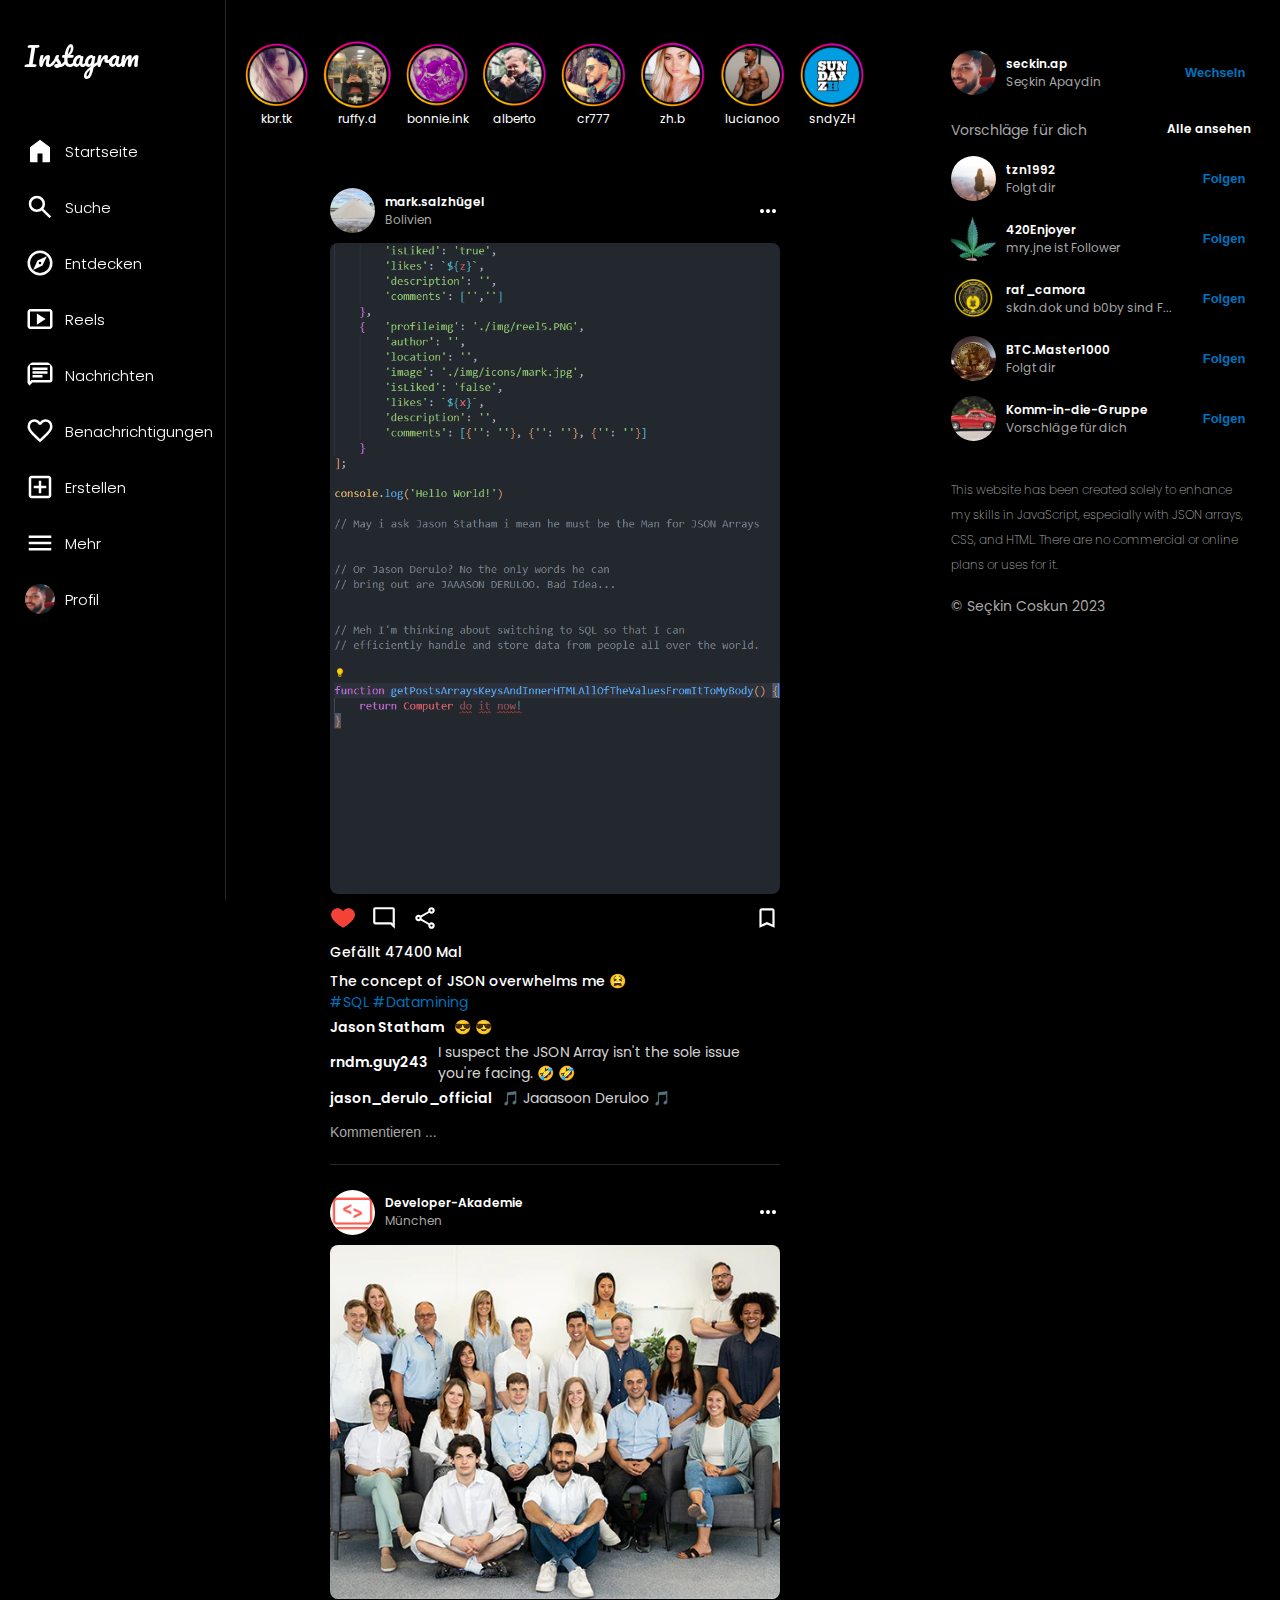
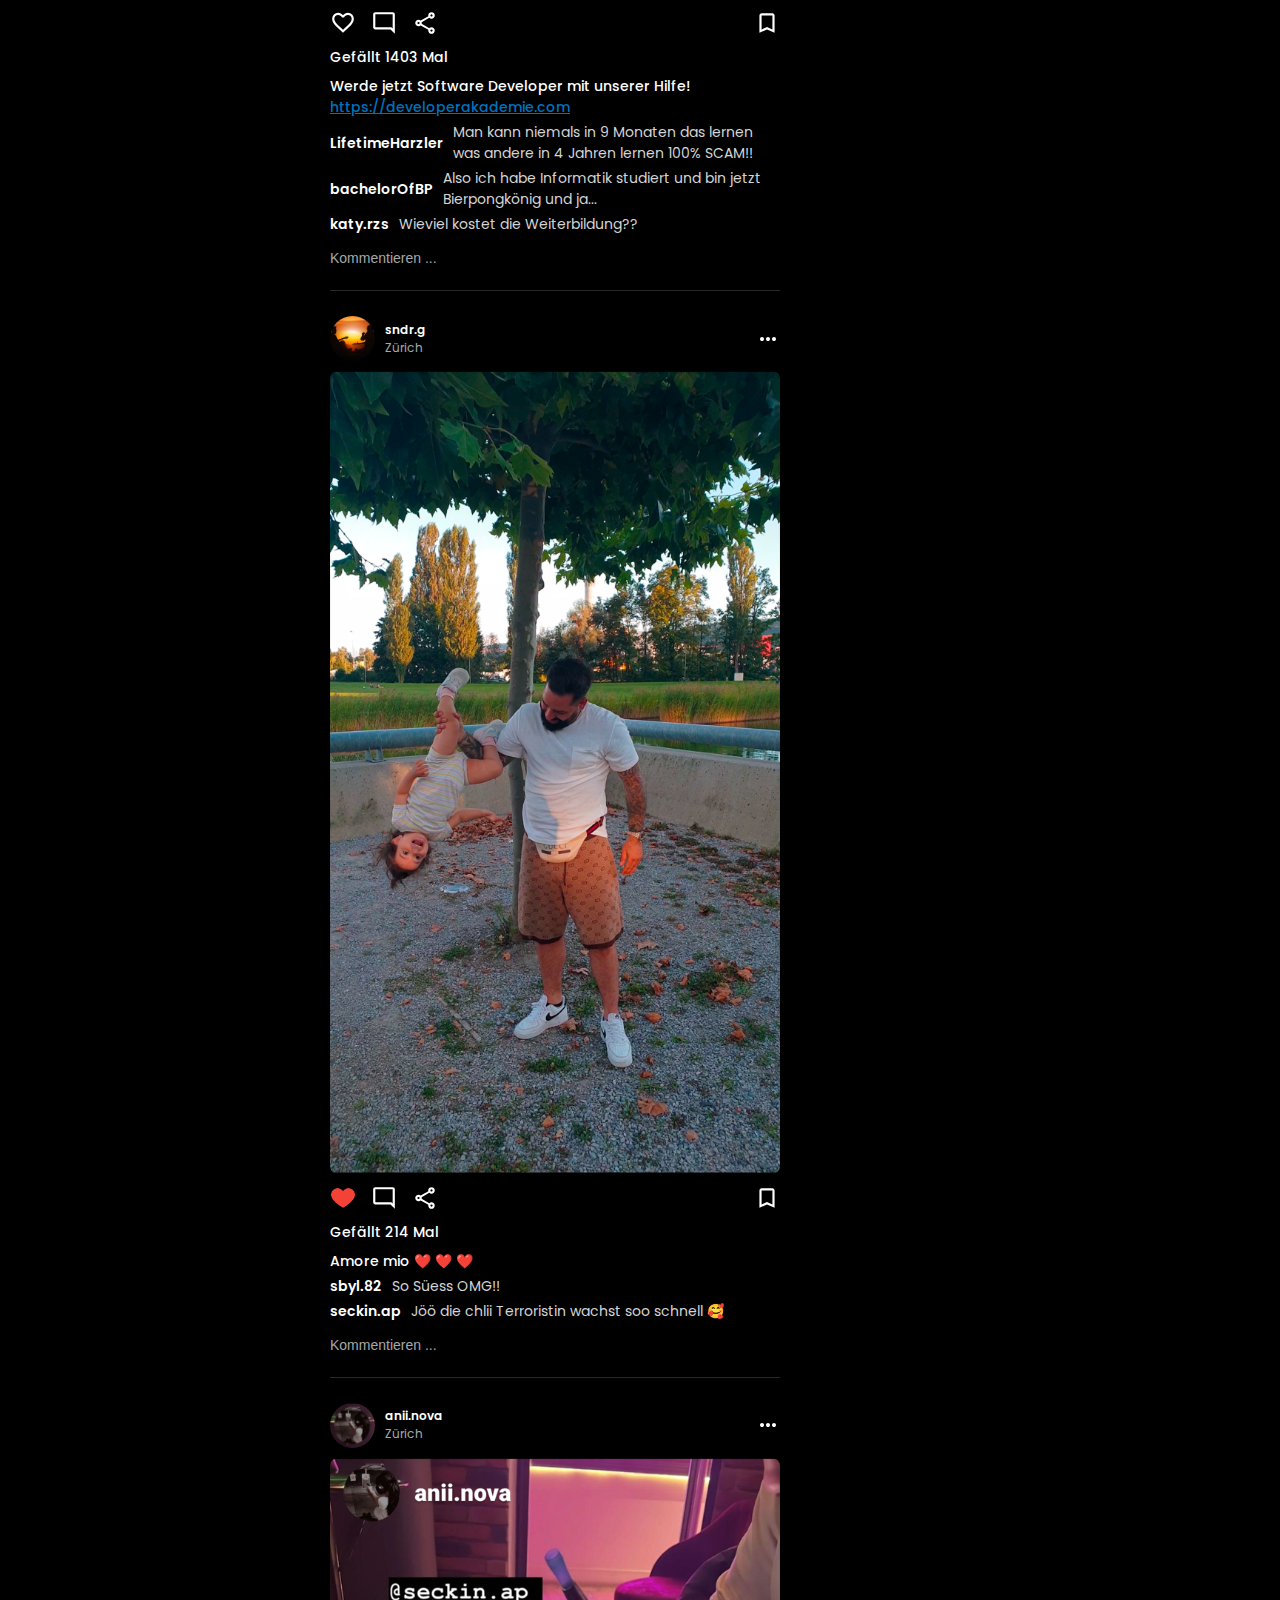
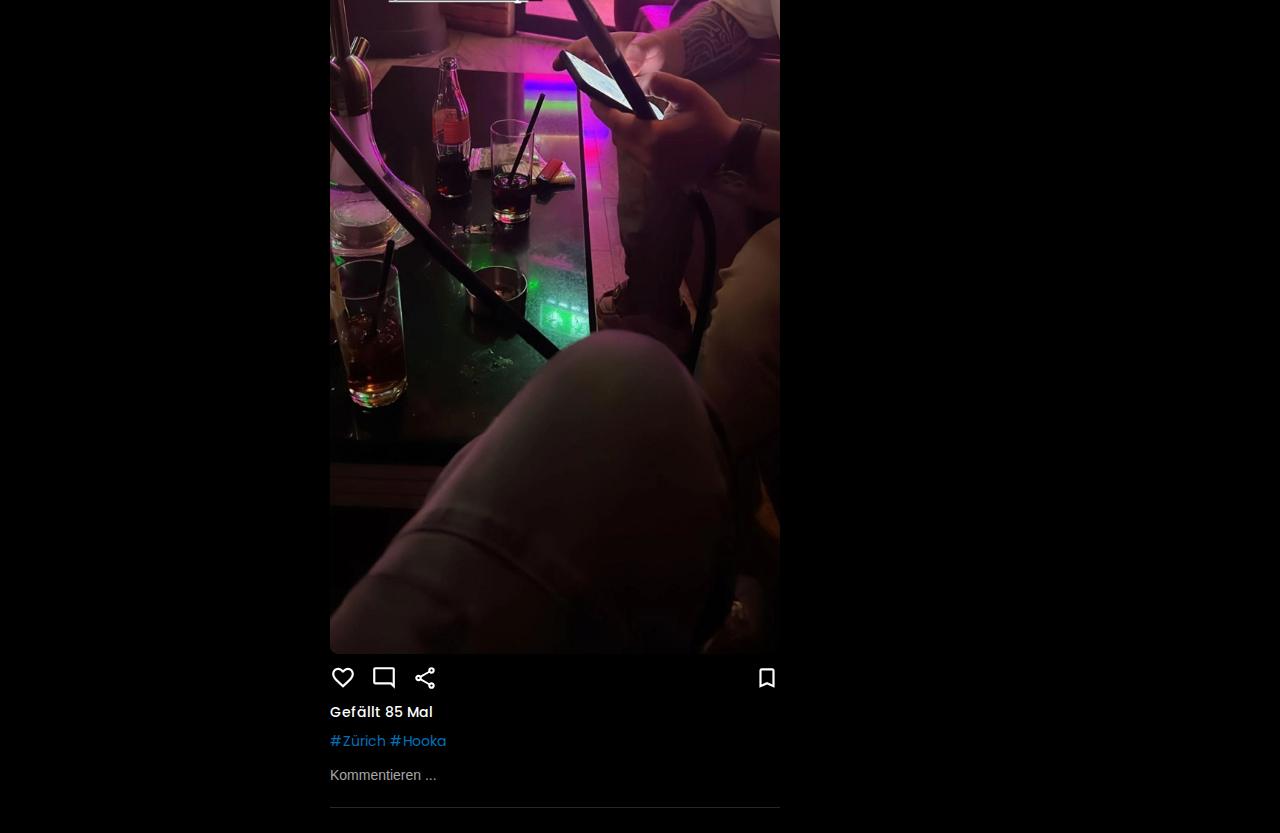
<file: index.html>
<!DOCTYPE html>
<html lang="en">
  <head>
    <meta charset="UTF-8" />
    <meta name="viewport" content="width=device-width, initial-scale=1.0" />
    <title>Instagram</title>
    <link rel="stylesheet" href="style.css" />
    <link
      rel="shortcut icon"
      href="./img/icons/logo-color.PNG"
      type="image/x-icon"
    />
    <script src="script.js"></script>
  </head>
  <body onload="render()">
    <div class="body-container">
      <div class="navbar-side">
        <div class="heading-div"><h1>Instagram</h1></div>
        <div class="logo-div">
          <img src="./img/icons/logo-black.PNG" class="insta-logo" alt="Logo" />
        </div>
        <div>
          <img
            src="./img/icons/home.svg"
            class="white-outline"
            alt="Icon"
          /><span>Startseite</span>
        </div>
        <div>
          <img
            src="./img/icons/search.svg"
            class="white-outline"
            alt="Icon"
          /><span>Suche</span>
        </div>
        <div>
          <img
            src="./img/icons/explore.svg"
            class="white-outline"
            alt="Icon"
          /><span>Entdecken</span>
        </div>
        <div>
          <img
            src="./img/icons/reels.svg"
            class="white-outline"
            alt="Icon"
          /><span>Reels</span>
        </div>
        <div>
          <img
            src="./img/icons/chats.svg"
            class="white-outline"
            alt="Icon"
          /><span>Nachrichten</span>
        </div>
        <div>
          <img
            src="./img/icons/heart.svg"
            class="white-outline"
            alt="Icon"
          /><span>Benachrichtigungen</span>
        </div>
        <div>
          <img
            src="./img/icons/add.svg"
            class="white-outline"
            alt="Icon"
          /><span>Erstellen</span>
        </div>
        <div>
          <img
            src="./img/icons/menu.svg"
            class="white-outline end"
            alt="Icon"
          /><span>Mehr</span>
        </div>
        <div>
          <img src="./img/icons/seck.jpg" alt="Icon" /><span>Profil</span>
        </div>
      </div>

      <div class="navbar-top"><h1>Instagram</h1></div>
      <div class="navbar-bottom">
        <img
          class="white-outline"
          src="./img/icons/home.svg"
          alt="Home Icon"
        /><img
          class="white-outline"
          src="./img/icons/menu.svg"
          alt="Menü Icon"
        /><img
          class="rs-profile"
          src="./img/icons/seck.jpg"
          alt="Profil Icon"
        />
      </div>

      <div class="main-container">
        <div class="content-container">
          <div class="reel-bar">
            <div class="rs-d-none">
              <img
                class="rs-d-none"
                src="./img/reel1.PNG"
                alt="Reel Bild"
              /><span class="rs-d-none">kbr.tk</span>
            </div>
            <div class="rs2-d-none">
              <img
                class="rs2-d-none"
                src="./img/reel2.PNG"
                alt="Reel Bild"
              /><span class="rs2-d-none">ruffy.d</span>
            </div>
            <div>
              <img src="./img/reel3.PNG" alt="Reel Bild" /><span
                >bonnie.ink</span
              >
            </div>
            <div>
              <img src="./img/reel4.PNG" alt="Reel Bild" /><span>alberto</span>
            </div>
            <div>
              <img src="./img/reel5.PNG" alt="Reel Bild" /><span>cr777</span>
            </div>
            <div>
              <img src="./img/reel6.PNG" alt="Reel Bild" /><span>zh.b</span>
            </div>
            <div>
              <img src="./img/reel7.PNG" alt="Reel Bild" /><span>lucianoo</span>
            </div>
            <div class="rs-d-none">
              <img
                class="rs-d-none"
                src="./img/reel8.PNG"
                alt="Reel Bild"
              /><span class="rs-d-none">sndyZH</span>
            </div>
          </div>
          <div class="cards" id="cards">
            <div class="card" id="card">
              <div class="card-title-row">
                <img
                  class="card-title-row-img1"
                  src="./img/icons/seck.jpg"
                  alt="Account Bild"
                />
                <div class="card-title-row-div">
                  <p>seckin.ap</p>
                  <span>Zürich</span>
                </div>
                <img
                  class="white-outline"
                  src="./img/icons/dots.svg"
                  alt="Punkte Icon"
                />
              </div>
              <div class="card-image">
                <img src="./img/icons/seck.jpg" alt="Account Bild" />
              </div>
              <div class="card-icon-row white-outline">
                <div class="icon-margin">
                  <img src="./img/icons/heart.svg" alt="Herz Icon" /><img
                    src="./img/icons/comment.svg"
                    alt="Chat Icon"
                  /><img src="./img/icons/share.svg" alt="Teilen Icon" />
                </div>
                <div>
                  <img src="./img/icons/bookmark.svg" alt="Buchmarke Icon" />
                </div>
              </div>
              <div class="card-likes"><span>Gefällt 31.568 Mal</span></div>
              <div class="card-comments">
                <div>
                  <p>raf_camora</p>
                  <span>Nice Beat!!</span>
                </div>
                <div>
                  <p>user777</p>
                  <span
                    >Lorem ipsum, dolor sit amet consectetur adipisicing
                    elit.</span
                  >
                </div>
              </div>
              <div class="card-input">
                <input type="text" placeholder="Kommentieren ..." max="250" />
              </div>
            </div>
          </div>
        </div>
        <div class="suggestions-side">
          <div class="suggestion-row">
            <img src="./img/icons/seck.jpg" alt="Account Bild" />
            <div class="info-div">
              <p>seckin.ap</p>
              <span>Seçkin Apaydin</span>
            </div>
            <button>Wechseln</button>
          </div>
          <div class="special-row">
            <span>Vorschläge für dich</span>
            <p>Alle ansehen</p>
          </div>
          <div class="suggestion-row">
            <img src="./img/random.jpg" alt="Account Bild" />
            <div class="info-div">
              <p>tzn1992</p>
              <span>Folgt dir</span>
            </div>
            <button>Folgen</button>
          </div>
          <div class="suggestion-row">
            <img src="./img/mari.jpg" alt="Account Bild" />
            <div class="info-div">
              <p>420Enjoyer</p>
              <span>mry.jne ist Follower</span>
            </div>
            <button>Folgen</button>
          </div>
          <div class="suggestion-row">
            <img src="./img/raf.PNG" alt="Account Bild" />
            <div class="info-div">
              <p>raf_camora</p>
              <span>skdn.dok und b0by sind F...</span>
            </div>
            <button>Folgen</button>
          </div>
          <div class="suggestion-row">
            <img src="./img/bitcoin.jpg" alt="Account Bild" />
            <div class="info-div">
              <p>BTC.Master1000</p>
              <span>Folgt dir</span>
            </div>
            <button>Folgen</button>
          </div>
          <div class="suggestion-row">
            <img src="./img/porsche.jpg" alt="Account Bild" />
            <div class="info-div">
              <p>Komm-in-die-Gruppe</p>
              <span>Vorschläge für dich</span>
            </div>
            <button>Folgen</button>
          </div>
          <div class="footer-text">
            <span
              >This website has been created solely to enhance my skills in
              JavaScript, especially with JSON arrays, CSS, and HTML. There are
              no commercial or online plans or uses for it.</span
            >
          </div>
          <div class="footer-div">&copy; Seçkin Coskun 2023</div>
        </div>
      </div>
    </div>
  </body>
</html>
</file>
<file: style.css>
/* poppins-100 - latin */
@font-face {
  font-display: swap; /* Check https://developer.mozilla.org/en-US/docs/Web/CSS/@font-face/font-display for other options. */
  font-family: "Poppins";
  font-style: normal;
  font-weight: 100;
  src: url("./fonts/poppins-v20-latin-100.woff2") format("woff2"); /* Chrome 36+, Opera 23+, Firefox 39+, Safari 12+, iOS 10+ */
}
/* poppins-100italic - latin */
@font-face {
  font-display: swap; /* Check https://developer.mozilla.org/en-US/docs/Web/CSS/@font-face/font-display for other options. */
  font-family: "Poppins";
  font-style: italic;
  font-weight: 100;
  src: url("./fonts/poppins-v20-latin-100italic.woff2") format("woff2"); /* Chrome 36+, Opera 23+, Firefox 39+, Safari 12+, iOS 10+ */
}
/* poppins-200 - latin */
@font-face {
  font-display: swap; /* Check https://developer.mozilla.org/en-US/docs/Web/CSS/@font-face/font-display for other options. */
  font-family: "Poppins";
  font-style: normal;
  font-weight: 200;
  src: url("./fonts/poppins-v20-latin-200.woff2") format("woff2"); /* Chrome 36+, Opera 23+, Firefox 39+, Safari 12+, iOS 10+ */
}
/* poppins-200italic - latin */
@font-face {
  font-display: swap; /* Check https://developer.mozilla.org/en-US/docs/Web/CSS/@font-face/font-display for other options. */
  font-family: "Poppins";
  font-style: italic;
  font-weight: 200;
  src: url("./fonts/poppins-v20-latin-200italic.woff2") format("woff2"); /* Chrome 36+, Opera 23+, Firefox 39+, Safari 12+, iOS 10+ */
}
/* poppins-300 - latin */
@font-face {
  font-display: swap; /* Check https://developer.mozilla.org/en-US/docs/Web/CSS/@font-face/font-display for other options. */
  font-family: "Poppins";
  font-style: normal;
  font-weight: 300;
  src: url("./fonts/poppins-v20-latin-300.woff2") format("woff2"); /* Chrome 36+, Opera 23+, Firefox 39+, Safari 12+, iOS 10+ */
}
/* poppins-300italic - latin */
@font-face {
  font-display: swap; /* Check https://developer.mozilla.org/en-US/docs/Web/CSS/@font-face/font-display for other options. */
  font-family: "Poppins";
  font-style: italic;
  font-weight: 300;
  src: url("./fonts/poppins-v20-latin-300italic.woff2") format("woff2"); /* Chrome 36+, Opera 23+, Firefox 39+, Safari 12+, iOS 10+ */
}
/* poppins-regular - latin */
@font-face {
  font-display: swap; /* Check https://developer.mozilla.org/en-US/docs/Web/CSS/@font-face/font-display for other options. */
  font-family: "Poppins";
  font-style: normal;
  font-weight: 400;
  src: url("./fonts/poppins-v20-latin-regular.woff2") format("woff2"); /* Chrome 36+, Opera 23+, Firefox 39+, Safari 12+, iOS 10+ */
}
/* poppins-italic - latin */
@font-face {
  font-display: swap; /* Check https://developer.mozilla.org/en-US/docs/Web/CSS/@font-face/font-display for other options. */
  font-family: "Poppins";
  font-style: italic;
  font-weight: 400;
  src: url("./fonts/poppins-v20-latin-italic.woff2") format("woff2"); /* Chrome 36+, Opera 23+, Firefox 39+, Safari 12+, iOS 10+ */
}
/* poppins-500 - latin */
@font-face {
  font-display: swap; /* Check https://developer.mozilla.org/en-US/docs/Web/CSS/@font-face/font-display for other options. */
  font-family: "Poppins";
  font-style: normal;
  font-weight: 500;
  src: url("./fonts/poppins-v20-latin-500.woff2") format("woff2"); /* Chrome 36+, Opera 23+, Firefox 39+, Safari 12+, iOS 10+ */
}
/* poppins-500italic - latin */
@font-face {
  font-display: swap; /* Check https://developer.mozilla.org/en-US/docs/Web/CSS/@font-face/font-display for other options. */
  font-family: "Poppins";
  font-style: italic;
  font-weight: 500;
  src: url("./fonts/poppins-v20-latin-500italic.woff2") format("woff2"); /* Chrome 36+, Opera 23+, Firefox 39+, Safari 12+, iOS 10+ */
}
/* poppins-600 - latin */
@font-face {
  font-display: swap; /* Check https://developer.mozilla.org/en-US/docs/Web/CSS/@font-face/font-display for other options. */
  font-family: "Poppins";
  font-style: normal;
  font-weight: 600;
  src: url("./fonts/poppins-v20-latin-600.woff2") format("woff2"); /* Chrome 36+, Opera 23+, Firefox 39+, Safari 12+, iOS 10+ */
}
/* poppins-600italic - latin */
@font-face {
  font-display: swap; /* Check https://developer.mozilla.org/en-US/docs/Web/CSS/@font-face/font-display for other options. */
  font-family: "Poppins";
  font-style: italic;
  font-weight: 600;
  src: url("./fonts/poppins-v20-latin-600italic.woff2") format("woff2"); /* Chrome 36+, Opera 23+, Firefox 39+, Safari 12+, iOS 10+ */
}
/* poppins-700 - latin */
@font-face {
  font-display: swap; /* Check https://developer.mozilla.org/en-US/docs/Web/CSS/@font-face/font-display for other options. */
  font-family: "Poppins";
  font-style: normal;
  font-weight: 700;
  src: url("./fonts/poppins-v20-latin-700.woff2") format("woff2"); /* Chrome 36+, Opera 23+, Firefox 39+, Safari 12+, iOS 10+ */
}
/* poppins-700italic - latin */
@font-face {
  font-display: swap; /* Check https://developer.mozilla.org/en-US/docs/Web/CSS/@font-face/font-display for other options. */
  font-family: "Poppins";
  font-style: italic;
  font-weight: 700;
  src: url("./fonts/poppins-v20-latin-700italic.woff2") format("woff2"); /* Chrome 36+, Opera 23+, Firefox 39+, Safari 12+, iOS 10+ */
}
/* poppins-800 - latin */
@font-face {
  font-display: swap; /* Check https://developer.mozilla.org/en-US/docs/Web/CSS/@font-face/font-display for other options. */
  font-family: "Poppins";
  font-style: normal;
  font-weight: 800;
  src: url("./fonts/poppins-v20-latin-800.woff2") format("woff2"); /* Chrome 36+, Opera 23+, Firefox 39+, Safari 12+, iOS 10+ */
}
/* poppins-800italic - latin */
@font-face {
  font-display: swap; /* Check https://developer.mozilla.org/en-US/docs/Web/CSS/@font-face/font-display for other options. */
  font-family: "Poppins";
  font-style: italic;
  font-weight: 800;
  src: url("./fonts/poppins-v20-latin-800italic.woff2") format("woff2"); /* Chrome 36+, Opera 23+, Firefox 39+, Safari 12+, iOS 10+ */
}
/* poppins-900 - latin */
@font-face {
  font-display: swap; /* Check https://developer.mozilla.org/en-US/docs/Web/CSS/@font-face/font-display for other options. */
  font-family: "Poppins";
  font-style: normal;
  font-weight: 900;
  src: url("./fonts/poppins-v20-latin-900.woff2") format("woff2"); /* Chrome 36+, Opera 23+, Firefox 39+, Safari 12+, iOS 10+ */
}
/* poppins-900italic - latin */
@font-face {
  font-display: swap; /* Check https://developer.mozilla.org/en-US/docs/Web/CSS/@font-face/font-display for other options. */
  font-family: "Poppins";
  font-style: italic;
  font-weight: 900;
  src: url("./fonts/poppins-v20-latin-900italic.woff2") format("woff2"); /* Chrome 36+, Opera 23+, Firefox 39+, Safari 12+, iOS 10+ */
}
/* pacifico-regular - latin */
@font-face {
  font-display: swap; /* Check https://developer.mozilla.org/en-US/docs/Web/CSS/@font-face/font-display for other options. */
  font-family: "Pacifico";
  font-style: normal;
  font-weight: 400;
  src: url("./fonts/pacifico-v22-latin-regular.woff2") format("woff2"); /* Chrome 36+, Opera 23+, Firefox 39+, Safari 12+, iOS 10+ */
}

/* START of Main Settings / Templates*/
body {
  background-color: black;
  color: white;
  margin: 0;
  font-family: "Poppins", sans-serif;
}

p {
  margin: 0;
}

.white-outline {
  filter: invert(100%) sepia(4%) saturate(1091%) hue-rotate(203deg)
    brightness(116%) contrast(100%);
}

.d-none {
  display: none;
}

.space-between {
  display: flex;
  justify-content: space-between;
}

.body-container {
  display: flex;
}
/* END of Main Settings / Templates*/

/* START of Navbar Side Settings */
.navbar-side {
  margin-left: 15px;
  border-right: 1px solid rgba(255, 255, 255, 0.158);
  width: 310px;
  height: 100vh;
  position: fixed;
}

.navbar-side div {
  display: flex;
  align-items: center;
  padding: 3px 0px 3px 10px;
  margin-right: 10px;
  border-radius: 5px;
  margin-bottom: 10px;
  margin-top: 10px;
}

.navbar-side div:hover {
  background-color: rgb(37, 37, 37);
  cursor: pointer;
}

.navbar-side h1 {
  font-family: "Pacifico", sans-serif !important;
  font-size: 26px;
  font-weight: 400;
  margin: 20px 0px 20px 0px;
}

.heading-div:hover {
  background-color: black !important;
  cursor: default !important;
}

.logo-div {
  display: none;
}

.insta-logo {
  display: none;
}

.navbar-side img {
  height: 30px;
  width: auto;
  margin: 5px 10px 5px 0px;
  border-radius: 20px;
}

.navbar-side span {
  font-weight: 300;
  font-size: 15px;
  margin: 0;
}

.navbar-side span:hover {
  font-weight: 500;
}

.navbar-top {
  display: none;
}

.navbar-bottom {
  display: none;
}
/* END of Navbar Side Settings */

/* START of Main Container Settings */
.main-container {
  width: 100%;
  display: flex;
  justify-content: center;
  padding-top: 40px;
  padding-left: 310px;
}
/* END of Main Container Settings */

/* START of Reelbar Settings */
.reel-bar {
  display: flex;
  flex-direction: row;
  margin-bottom: 60px;
}

.reel-bar div {
  display: flex;
  flex-direction: column;
  align-items: center;
}

.reel-bar div:hover {
  cursor: pointer;
}

.reel-bar img {
  height: 70px;
}

.reel-bar span {
  font-size: 12px;
}
/* END of Reelbar Settings */

/* START of Content(JavaScript) Settings */
.content-container {
  display: flex;
  flex-direction: column;
  align-items: center;
}

.card {
  width: 450px;
}

.card a {
  color: #0072bd;
}

.card a:hover {
  cursor: pointer;
}

.card-title-row {
  display: flex;
  align-items: center;
  margin-bottom: 10px;
}

.card-title-row-img1 {
  height: 45px;
  width: 45px;
  border-radius: 40px;
  margin-right: 10px;
  object-fit: cover;
}

.card-title-row img:hover {
  cursor: pointer;
  filter: drop-shadow(0px 0px 2px #a7a7a7);
}

.card-title-row-div {
  display: flex;
  flex-direction: column;
  width: 390px;
}

.card-title-row span {
  font-size: 12px;
  color: #a7a7a7;
}

.card-title-row p {
  font-size: 12px;
  font-weight: 600;
}

.card-title-row p:hover {
  cursor: pointer;
}

.card-image img {
  height: auto;
  width: 450px;
  border-radius: 8px;
}

.card-icon-row {
  display: flex;
  justify-content: space-between;
  margin: 4px 0px;
}

.card-icon-row img {
  height: 26px;
  width: 26px;
}

.card-icon-row img:hover {
  cursor: pointer;
  filter: drop-shadow(0px 0px 2px #a7a7a7);
}

.icon-margin img {
  margin-right: 15px;
}

.card-likes {
  margin: 0px 0px 8px 0px;
  font-size: 14px;
  font-weight: 500;
}

.card-likes span:hover {
  cursor: pointer;
}

.card-description {
  display: flex;
  margin: 0;
}

.card-description span {
  margin: 0;
  font-size: 14px;
  font-weight: 500;
}

.card-hashtags {
  display: flex;
  margin: 0;
}

.card-hashtags a {
  font-size: 14px;
  margin: 0;
}

.card-comments {
  margin-top: 4px;
}

.card-comments p {
  font-size: 14px;
  font-weight: 600;
  margin-right: 10px;
  margin-bottom: 4px;
}

.card-comments p:hover {
  cursor: pointer;
}

.card-comments span {
  font-size: 14px;
  color: #d4d4d4;
  margin-bottom: 4px;
}

.card-comments div {
  display: flex;
  align-items: center;
}

.card-input-div {
  display: flex;
  align-items: center;
}

.card-input-div input {
  display: flex;
  width: 400px;
  margin: 12px 0px 24px 0px;
  background-color: black;
  color: white;
  border: none;
  outline: none;
  padding: 0;
}

.card-input-div input::placeholder {
  font-weight: 500;
  color: #a7a7a7;
  font-size: 14px;
}

.card-input-div-button {
  color: #0072bd;
  font-size: 14px;
  font-weight: 700;
  background-color: black;
  border: none;
  outline: none;
}

.card-input-div-button:hover {
  cursor: pointer;
  color: azure;
}

.div-border {
  display: flex;
  height: 1px;
  min-height: 1px;
  background-color: rgba(255, 255, 255, 0.158);
  width: 450px;
  margin-bottom: 25px;
}
/* END of Content(JavaScript) Settings */

/* START of Suggestion Settings */
.suggestions-side {
  display: flex;
  flex-direction: column;
  padding-left: 80px;
  height: 100vh;
  margin-top: 10px;
  width: 300px;
}

.suggestion-row {
  display: flex;
  margin-bottom: 15px;
}

.special-row {
  display: flex;
  justify-content: space-between;
  margin: 10px 0px 15px 0px;
}

.special-row p:hover {
  color: #a7a7a7;
}

.special-row span {
  font-size: 14px !important;
}

.flex {
  display: flex;
}

.info-div {
  width: 250px;
  display: flex;
  flex-direction: column;
  justify-content: center;
}

.suggestions-side img {
  height: 45px;
  width: 45px;
  border-radius: 40px;
  margin-right: 10px;
  object-fit: cover;
}

.suggestions-side span {
  font-size: 12px;
  color: #a7a7a7;
}

.suggestions-side p {
  font-size: 12px;
  font-weight: 600;
}

.suggestions-side p:hover {
  cursor: pointer;
}

.suggestions-side button {
  background-color: black;
  color: #0072bd;
  border: none;
  font-size: 13px;
  font-weight: 600;
}

.suggestions-side button:hover {
  color: azure;
  cursor: pointer;
}

.footer-text {
  margin-top: 20px;
}

.footer-text span {
  color: #a7a7a7;
  font-size: 12px;
  font-weight: 200;
  margin: 0;
  padding: 0;
}

.footer-div {
  color: #a7a7a7;
  font-size: 14px;
  margin-top: 20px;
}
/* END of Suggestion Settings */

/* START of Mediaquerrys */
@media (max-width: 1380px) {
  .navbar-side {
    width: 210px;
  }

  .main-container {
    padding-left: 210px;
  }
}

@media (max-width: 1275px) {
  .navbar-side {
    width: 60px;
    margin-left: 0;
  }

  .main-container {
    padding-left: 60px;
  }

  .navbar-side span {
    display: none;
  }

  .heading-div {
    display: none;
  }

  .heading-div h1 {
    display: none;
  }

  .logo-div {
    display: flex;
    margin-bottom: 40px !important;
  }

  .insta-logo {
    display: flex;
  }
}

@media (max-width: 1120px) {
  .suggestions-side {
    display: none;
  }
}

@media (max-width: 710px) {
  .navbar-side {
    display: none;
  }

  .logo-div {
    display: flex;
    margin-bottom: 0px !important;
  }

  .main-container {
    padding-left: 0;
    padding-top: 80px;
  }

  .navbar-top {
    display: flex;
    position: fixed;
    top: 0;
    left: 0;
    right: 0;
    height: 60px;
    background-color: black;
    z-index: 99;
    font-family: "Pacifico", sans-serif;
    align-items: center;
    justify-content: center;
    font-weight: 300;
    border-bottom: 1px solid rgba(255, 255, 255, 0.158);
  }

  .navbar-bottom {
    margin-left: 0;
    border-top: 1px solid rgba(255, 255, 255, 0.158);
    width: 100%;
    height: 50px;
    position: fixed;
    right: 0;
    left: 0;
    bottom: 0;
    display: flex;
    flex-direction: row;
    background-color: black;
    z-index: 99;
    justify-content: space-around;
    align-items: center;
  }

  .navbar-bottom img {
    height: 30px;
    width: auto;
    border-radius: 20px;
  }

  .navbar-bottom img:hover {
    cursor: pointer;
    filter: drop-shadow(0px 0px 2px #a7a7a7);
  }

  .rs-d-none {
    display: none;
  }

  .reel-bar img {
    height: 66px;
  }

  .insta-logo {
    display: none;
  }
}

@media (max-width: 470px) {
  .card {
    width: 90vw;
    min-width: 320px;
  }

  .card-image img {
    width: 90vw;
    min-width: 320px;
    border-radius: 8px;
  }

  .content-container {
    width: 100vw;
  }

  .reel-bar {
    width: 90vw;
    display: flex;
  }

  .reel-bar div {
    overflow-x: hidden;
  }

  .reel-bar img {
    overflow-x: hidden;
  }

  .div-border {
    width: 90vw;
    min-width: 350px;
  }
}

@media (max-width: 425px) {
  .rs2-d-none {
    display: none;
  }
}
</file>
